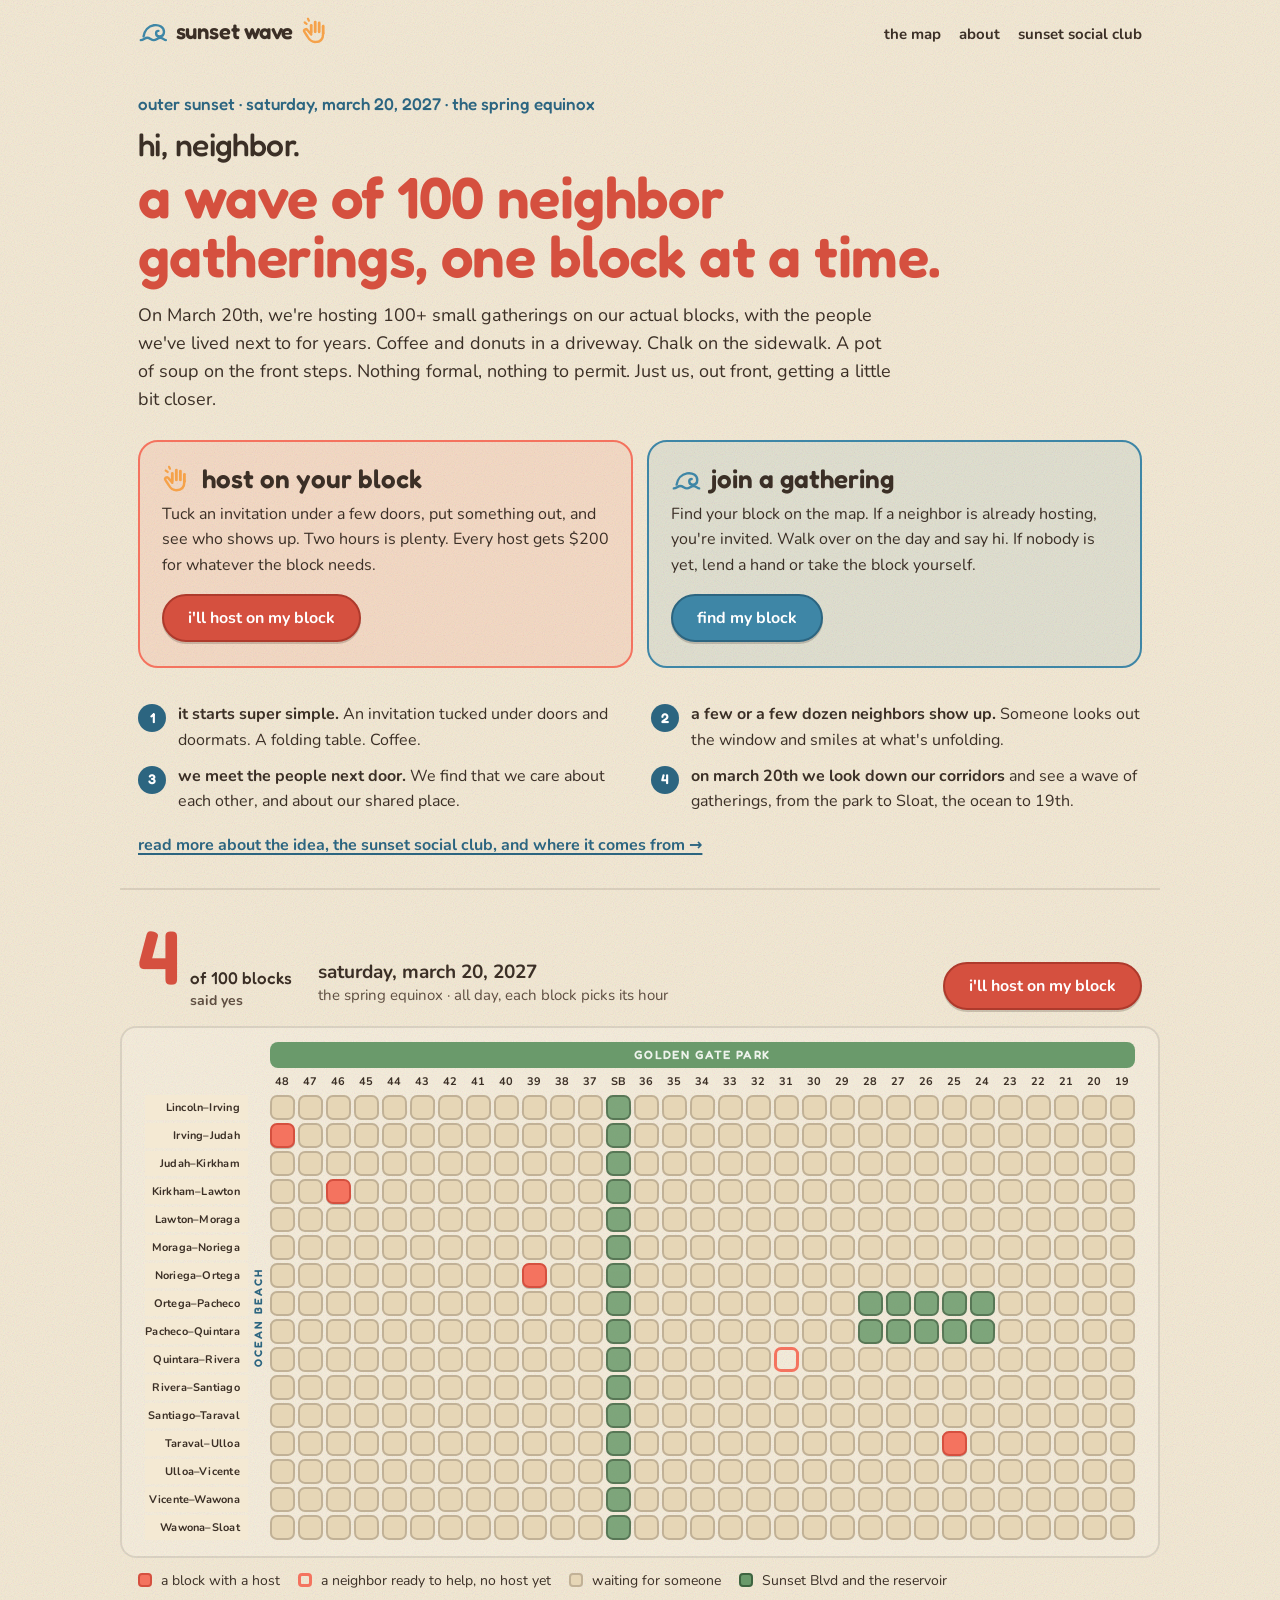
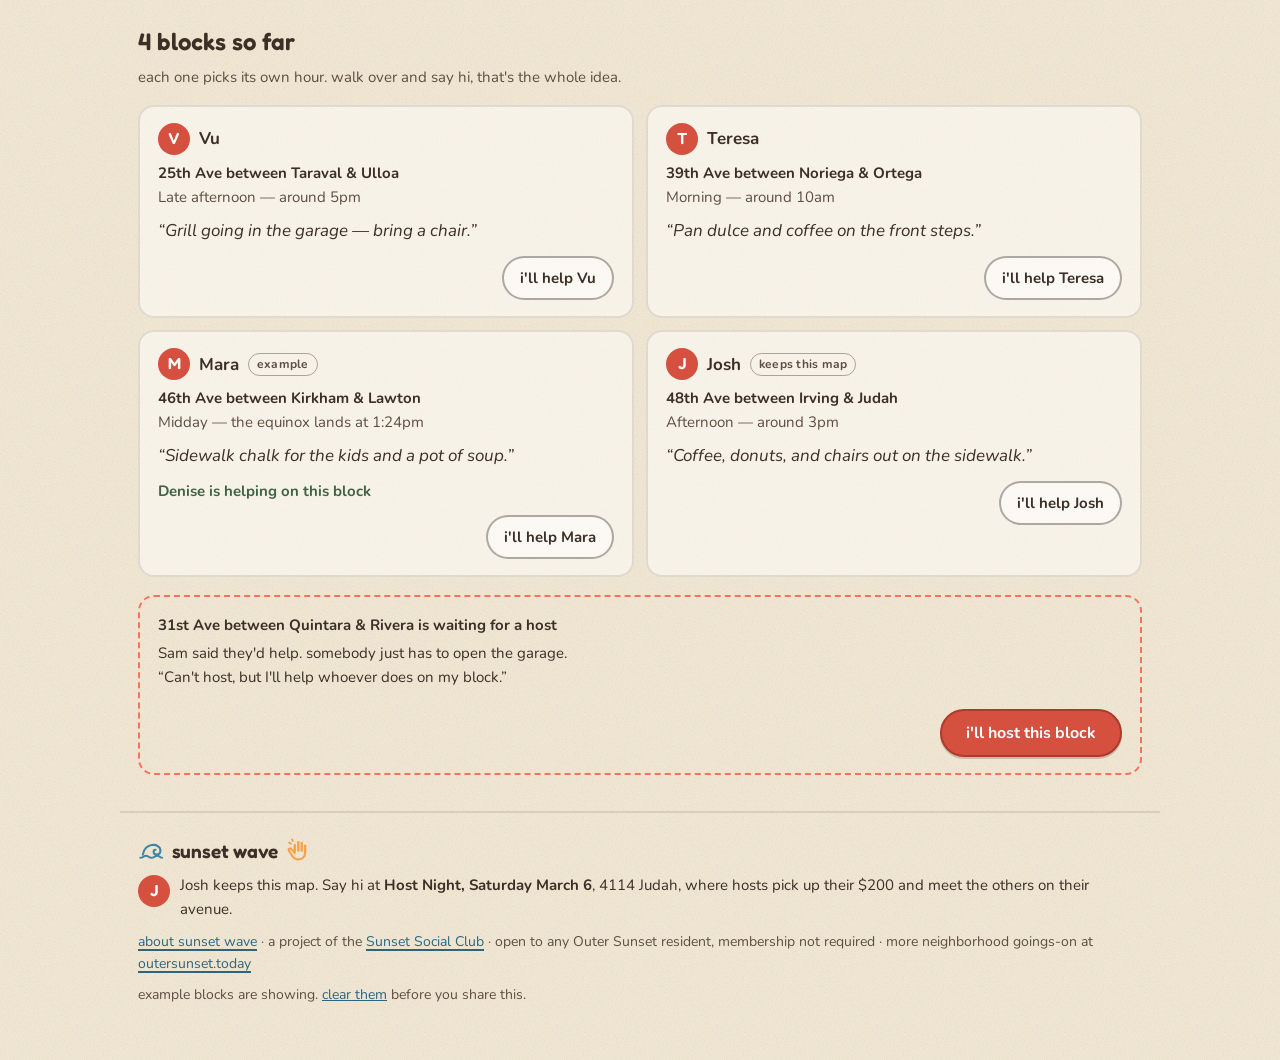
<file: index.html>
<!DOCTYPE html>
<html lang="en">
<head>
<meta charset="utf-8">
<script>
/* Hosts sometimes serve this page at a URL without a trailing slash (…/a-wave-of-100-gatherings).
   Relative asset paths then resolve one level up and 404. Redirect to the slash form. */
(function(){var p=location.pathname;if(location.protocol!=='file:'&&!/\/$/.test(p)&&!/\.[a-z0-9]+$/i.test(p)){location.replace(p+'/'+location.search+location.hash);}})();
</script>
<meta name="viewport" content="width=device-width, initial-scale=1">
<title>sunset wave — 100 neighbor gatherings, Outer Sunset, March 20, 2027</title>
<meta name="description" content="A wave of 100+ neighbor gatherings across the Outer Sunset on the spring equinox, Saturday March 20, 2027. Host one on your block, or join one near you.">
<link rel="icon" href="data:image/svg+xml,%3Csvg xmlns='http://www.w3.org/2000/svg' viewBox='0 0 32 32'%3E%3Crect width='32' height='32' rx='8' fill='%23F4E9D3'/%3E%3Cg fill='none' stroke='%233E86A6' stroke-width='2.8' stroke-linecap='round' stroke-linejoin='round'%3E%3Cpath d='M6 22c1-6 5-11 11-12 6-1 11 2 11 7 0 3-2 5-5 5-2 0-3.5-1.5-3.5-3.5 0-1.5 1-2.5 2.5-2.5'/%3E%3Cpath d='M3 26c3 0 4-2.5 7-2.5s4 2.5 7 2.5 4-2.5 7-2.5 4 2.5 6 2.5'/%3E%3C/g%3E%3C/svg%3E">
<link rel="preconnect" href="https://fonts.googleapis.com">
<link rel="preconnect" href="https://fonts.gstatic.com" crossorigin>
<link href="https://fonts.googleapis.com/css2?family=Fredoka:wght@400;500;600&family=Nunito:ital,wght@0,400;0,600;0,700;1,400&display=swap" rel="stylesheet">
<link rel="stylesheet" href="./styles.css">
</head>
<body>
<svg width="0" height="0" style="position:absolute" aria-hidden="true" focusable="false">
  <symbol id="i-ocean" viewBox="0 0 32 32" fill="none" stroke="currentColor" stroke-width="2.6" stroke-linecap="round" stroke-linejoin="round">
    <path d="M6 22c1-6 5-11 11-12 6-1 11 2 11 7 0 3-2 5-5 5-2 0-3.5-1.5-3.5-3.5 0-1.5 1-2.5 2.5-2.5"/>
    <path d="M3 26c3 0 4-2.5 7-2.5s4 2.5 7 2.5 4-2.5 7-2.5 4 2.5 6 2.5"/>
  </symbol>
  <symbol id="i-hand" viewBox="0 0 32 32" fill="none" stroke="currentColor" stroke-linecap="round" stroke-linejoin="round">
    <g stroke-width="3">
      <path d="M11 18V10"/>
      <path d="M15.3 17V6.5"/>
      <path d="M19.6 17V7.5"/>
      <path d="M23.9 18.5V11"/>
    </g>
    <path stroke-width="2.6" d="M23.9 18.5c0 6-3.2 9.5-8.5 9.5-4 0-6.3-2-8.3-5.6L3.7 17.2a1.9 1.9 0 0 1 3.2-2.1L11 20"/>
    <path stroke-width="2.4" d="M6 8.5 4 7M8.5 5 7.5 3"/>
  </symbol>
</svg>

<nav class="topnav" aria-label="site">
  <a class="brand" href="./index.html"><span class="wordmark"><svg class="ico ico-ocean" aria-hidden="true"><use href="#i-ocean"/></svg>sunset wave<svg class="ico ico-hand" aria-hidden="true"><use href="#i-hand"/></svg></span></a>
  <div class="links">
    <a href="#map">the map</a>
    <a href="./about.html">about</a>
    <a href="https://sunsetsocialclub.org">sunset social club</a>
  </div>
</nav>

<section class="welcome">
  <p class="kicker">outer sunset · saturday, march 20, 2027 · the spring equinox</p>
  <h1><span class="hi">hi, neighbor.</span>a wave of 100 neighbor gatherings, one block at a time.</h1>
  <p class="lede">On March 20th, we're hosting 100+ small gatherings on our actual blocks, with the people we've lived next to for years. Coffee and donuts in a driveway. Chalk on the sidewalk. A pot of soup on the front steps. Nothing formal, nothing to permit. Just us, out front, getting a little bit closer.</p>
  <div class="invites">
    <div class="invite invite-host">
      <h2><svg class="ico" aria-hidden="true"><use href="#i-hand"/></svg>host on your block</h2>
      <p>Tuck an invitation under a few doors, put something out, and see who shows up. Two hours is plenty. Every host gets $200 for whatever the block needs.</p>
      <button class="btn btn-coral" id="cta-host-hero">i'll host on my block</button>
    </div>
    <div class="invite invite-join">
      <h2><svg class="ico" aria-hidden="true"><use href="#i-ocean"/></svg>join a gathering</h2>
      <p>Find your block on the map. If a neighbor is already hosting, you're invited. Walk over on the day and say hi. If nobody is yet, lend a hand or take the block yourself.</p>
      <a class="btn btn-ocean" href="#map">find my block</a>
    </div>
  </div>
</section>

<section class="how" aria-label="How it works">
  <ol>
    <li><strong>it starts super simple.</strong> An invitation tucked under doors and doormats. A folding table. Coffee.</li>
    <li><strong>a few or a few dozen neighbors show up.</strong> Someone looks out the window and smiles at what's unfolding.</li>
    <li><strong>we meet the people next door.</strong> We find that we care about each other, and about our shared place.</li>
    <li><strong>on march 20th we look down our corridors</strong> and see a wave of gatherings, from the park to Sloat, the ocean to 19th.</li>
  </ol>
  <p class="more"><a href="./about.html">read more about the idea, the sunset social club, and where it comes from &rarr;</a></p>
</section>

<header class="masthead" id="map">
  <div class="tally">
    <span class="count" id="count">0</span>
    <span class="of">of 100 blocks<br><em id="count-sub">said yes</em></span>
  </div>
  <div class="when">
    <strong>saturday, march 20, 2027</strong>
    <span>the spring equinox · all day, each block picks its hour</span>
  </div>
  <button class="btn btn-coral" id="cta-host">i'll host on my block</button>
</header>

<main>
  <p class="scrollhint">swipe the map sideways to see every avenue. tap a block to host it or say hi.</p>
  <div class="mapwrap">
    <div class="grid" id="grid" role="group" aria-label="Map of Outer Sunset blocks. Columns are avenues from 48th by the ocean to 19th. Rows are the stretch between two cross streets, Lincoln at the top to Sloat at the bottom."></div>
  </div>
  <p class="legend">
    <span><span class="key key-host"></span> a block with a host</span>
    <span><span class="key key-open"></span> a neighbor ready to help, no host yet</span>
    <span><span class="key key-empty"></span> waiting for someone</span>
    <span><span class="key key-ground"></span> Sunset Blvd and the reservoir</span>
  </p>

  <section class="roster" id="roster" aria-label="Blocks that said yes"></section>
</main>

<footer class="foot">
  <span class="wordmark"><svg class="ico ico-ocean" aria-hidden="true"><use href="#i-ocean"/></svg>sunset wave<svg class="ico ico-hand" aria-hidden="true"><use href="#i-hand"/></svg></span>
  <p class="steward"><span class="dot">J</span><span>Josh keeps this map. Say hi at <strong>Host Night, Saturday March 6</strong>, 4114 Judah, where hosts pick up their $200 and meet the others on their avenue.</span></p>
  <p class="fine"><a href="./about.html">about sunset wave</a> · a project of the <a href="https://sunsetsocialclub.org">Sunset Social Club</a> · open to any Outer Sunset resident, membership not required · more neighborhood goings-on at <a href="https://outersunset.today">outersunset.today</a></p>
  <p class="fine muted">example blocks are showing. <button class="linkbtn" id="reset">clear them</button> before you share this.</p>
</footer>

<div class="stickybar">
  <a class="btn btn-ocean" href="#map">find my block</a>
  <button class="btn btn-coral" id="cta-host-sticky">I'll host</button>
</div>

<dialog id="claim" class="sheet">
  <form method="dialog" id="claim-form" novalidate>
    <div id="form-body">
      <h2 id="claim-title">i'll host on my block</h2>
      <div class="modes" role="tablist">
        <button type="button" class="mode on" data-mode="host" role="tab">i'll host</button>
        <button type="button" class="mode" data-mode="helper" role="tab">i'll help on a block</button>
      </div>
      <p class="hint" id="mode-hint">Your driveway, front steps, or a corner of the park. Two hours is plenty.</p>

      <label for="f-name">first name</label>
      <input id="f-name" name="name" autocomplete="given-name" required>

      <label for="f-contact">phone or email</label>
      <input id="f-contact" name="contact" autocomplete="tel" required>
      <p class="hint">Goes to the club so a captain can reach you. Never shown on the map.</p>

      <div class="two">
        <div>
          <label for="f-ave">avenue</label>
          <select id="f-ave" name="ave"></select>
        </div>
        <div>
          <label for="f-row">between</label>
          <select id="f-row" name="row"></select>
        </div>
      </div>

      <div id="hour-wrap">
        <label for="f-hour">roughly when</label>
        <select id="f-hour" name="hour"></select>
      </div>

      <label for="f-note">what you're thinking <span class="opt">(optional)</span></label>
      <input id="f-note" name="note" placeholder="Coffee and donuts in the driveway">

      <p class="err" id="err" hidden></p>
      <div class="actions">
        <button type="button" class="btn btn-ghost" data-close>never mind</button>
        <button type="submit" class="btn btn-coral" id="submit">count my block in</button>
      </div>
    </div>
  </form>
  <div id="done-body" hidden></div>
</dialog>

<dialog id="block" class="sheet"><div id="block-body"></div></dialog>

<script src="./blocks.js"></script>
<script src="./seed.js"></script>
<script src="./app.js"></script>
</body>
</html>
</file>
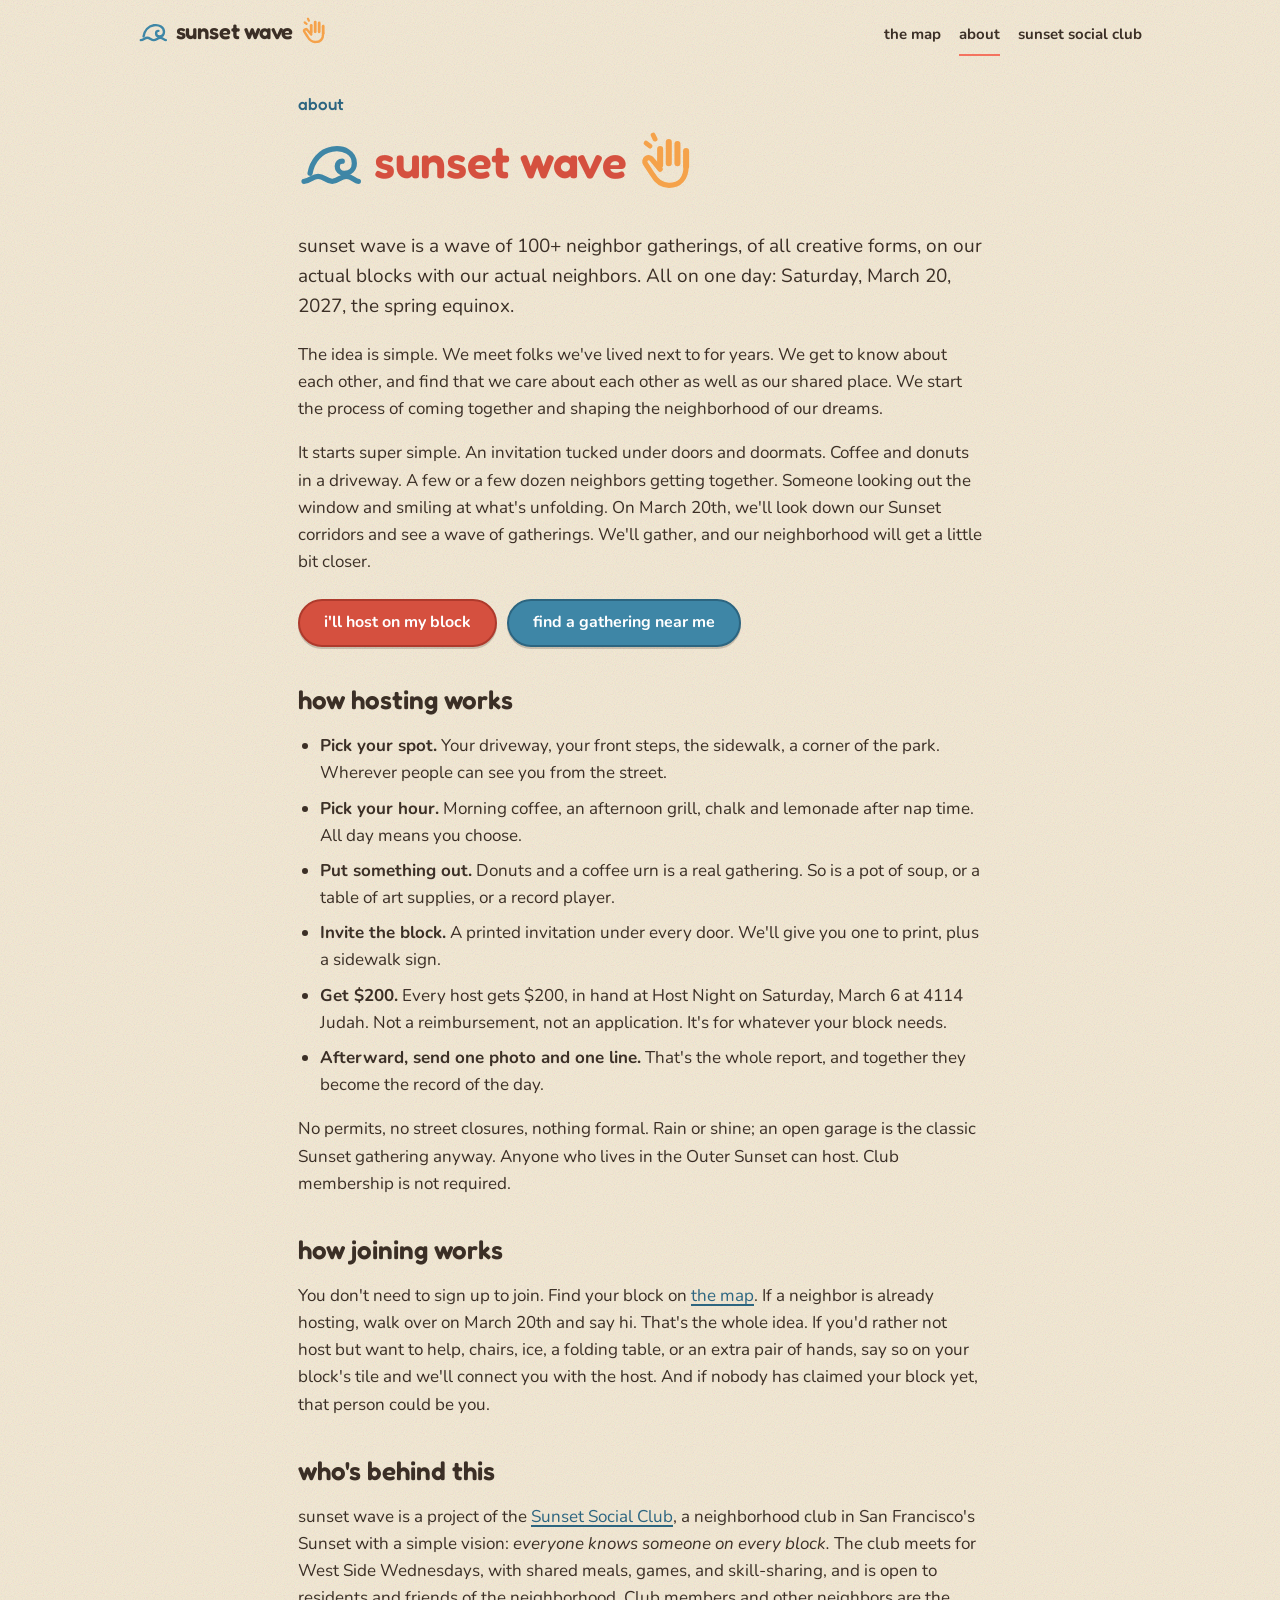
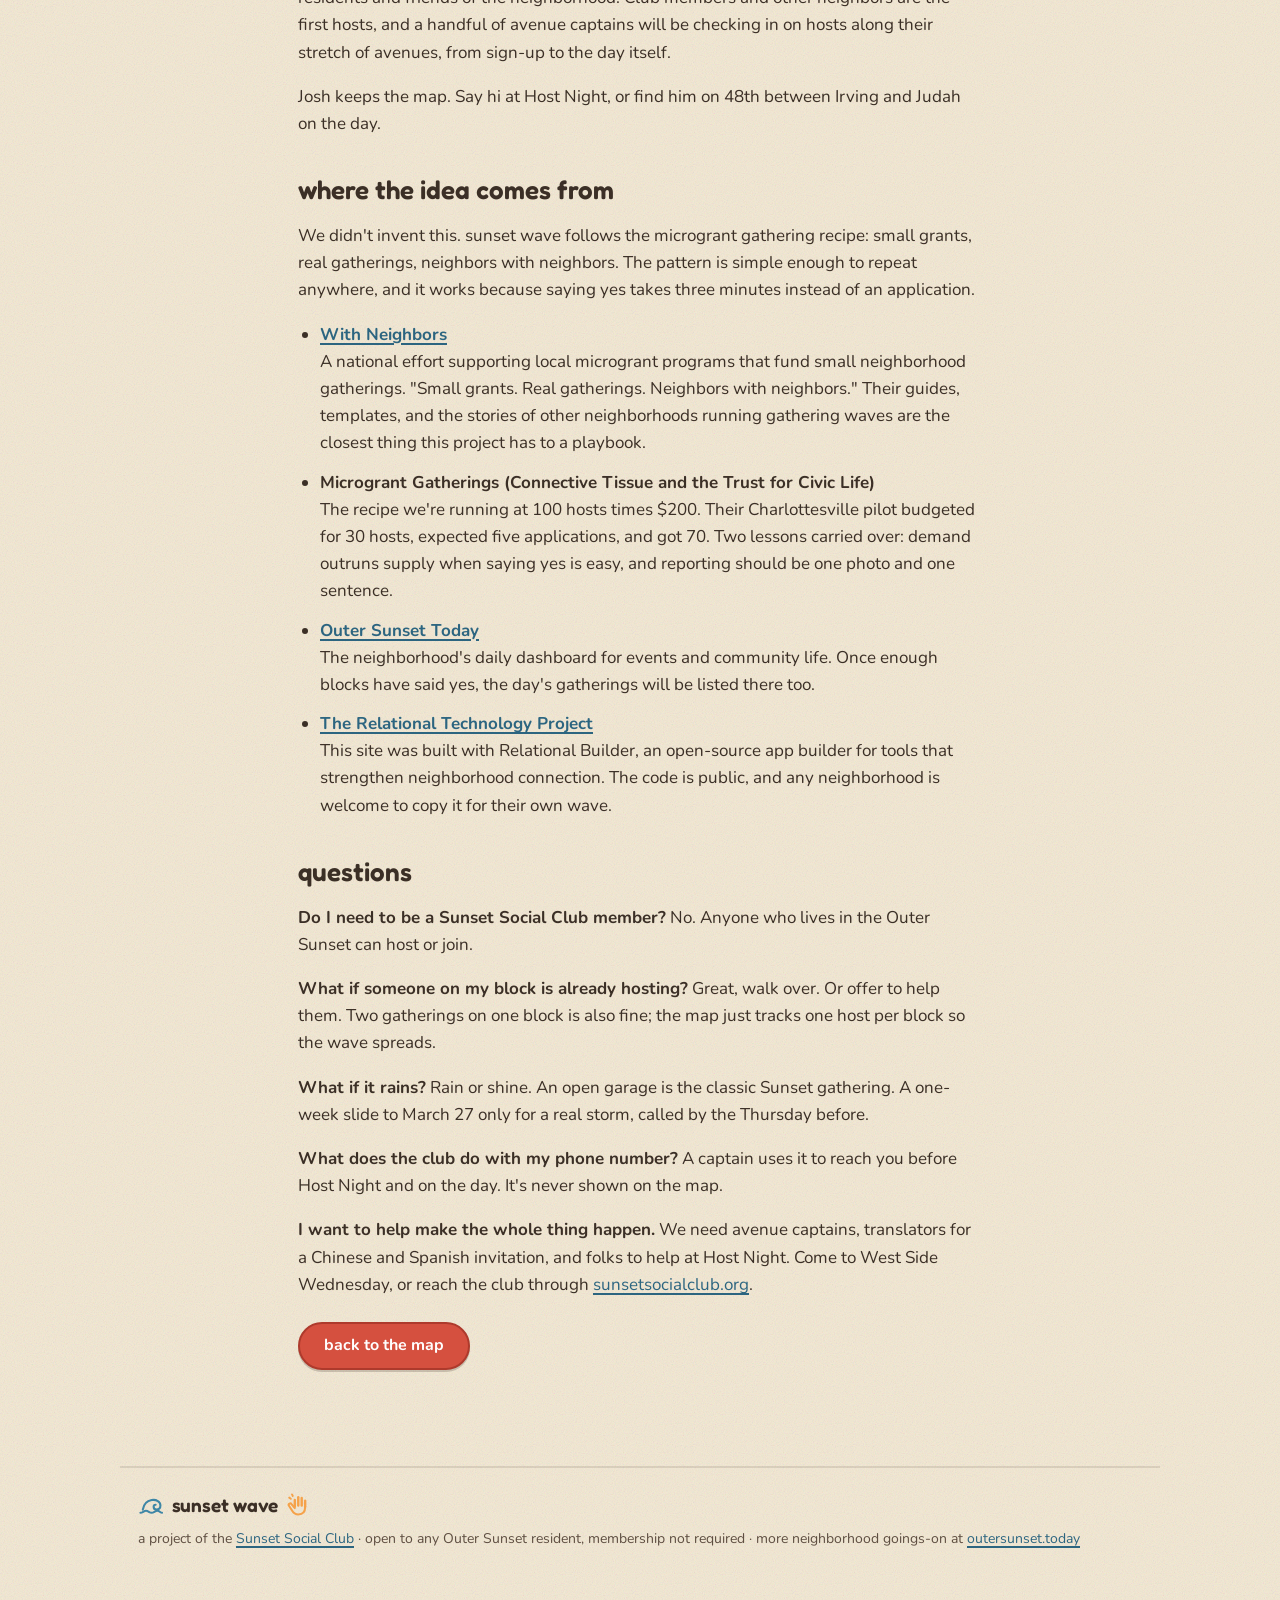
<file: about.html>
<!DOCTYPE html>
<html lang="en">
<head>
<meta charset="utf-8">
<script>
/* Hosts sometimes serve this page at a URL without a trailing slash (…/a-wave-of-100-gatherings).
   Relative asset paths then resolve one level up and 404. Redirect to the slash form. */
(function(){var p=location.pathname;if(location.protocol!=='file:'&&!/\/$/.test(p)&&!/\.[a-z0-9]+$/i.test(p)){location.replace(p+'/'+location.search+location.hash);}})();
</script>
<meta name="viewport" content="width=device-width, initial-scale=1">
<title>about sunset wave — 100 neighbor gatherings in the Outer Sunset</title>
<meta name="description" content="What sunset wave is, who the Sunset Social Club is, and where the idea of a wave of neighbor gatherings comes from.">
<link rel="icon" href="data:image/svg+xml,%3Csvg xmlns='http://www.w3.org/2000/svg' viewBox='0 0 32 32'%3E%3Crect width='32' height='32' rx='8' fill='%23F4E9D3'/%3E%3Cg fill='none' stroke='%233E86A6' stroke-width='2.8' stroke-linecap='round' stroke-linejoin='round'%3E%3Cpath d='M6 22c1-6 5-11 11-12 6-1 11 2 11 7 0 3-2 5-5 5-2 0-3.5-1.5-3.5-3.5 0-1.5 1-2.5 2.5-2.5'/%3E%3Cpath d='M3 26c3 0 4-2.5 7-2.5s4 2.5 7 2.5 4-2.5 7-2.5 4 2.5 6 2.5'/%3E%3C/g%3E%3C/svg%3E">
<link rel="preconnect" href="https://fonts.googleapis.com">
<link rel="preconnect" href="https://fonts.gstatic.com" crossorigin>
<link href="https://fonts.googleapis.com/css2?family=Fredoka:wght@400;500;600&family=Nunito:ital,wght@0,400;0,600;0,700;1,400&display=swap" rel="stylesheet">
<link rel="stylesheet" href="./styles.css">
</head>
<body>

<svg width="0" height="0" style="position:absolute" aria-hidden="true" focusable="false">
  <symbol id="i-ocean" viewBox="0 0 32 32" fill="none" stroke="currentColor" stroke-width="2.6" stroke-linecap="round" stroke-linejoin="round">
    <path d="M6 22c1-6 5-11 11-12 6-1 11 2 11 7 0 3-2 5-5 5-2 0-3.5-1.5-3.5-3.5 0-1.5 1-2.5 2.5-2.5"/>
    <path d="M3 26c3 0 4-2.5 7-2.5s4 2.5 7 2.5 4-2.5 7-2.5 4 2.5 6 2.5"/>
  </symbol>
  <symbol id="i-hand" viewBox="0 0 32 32" fill="none" stroke="currentColor" stroke-linecap="round" stroke-linejoin="round">
    <g stroke-width="3">
      <path d="M11 18V10"/>
      <path d="M15.3 17V6.5"/>
      <path d="M19.6 17V7.5"/>
      <path d="M23.9 18.5V11"/>
    </g>
    <path stroke-width="2.6" d="M23.9 18.5c0 6-3.2 9.5-8.5 9.5-4 0-6.3-2-8.3-5.6L3.7 17.2a1.9 1.9 0 0 1 3.2-2.1L11 20"/>
    <path stroke-width="2.4" d="M6 8.5 4 7M8.5 5 7.5 3"/>
  </symbol>
</svg>

<nav class="topnav" aria-label="site">
  <a class="brand" href="./index.html"><span class="wordmark"><svg class="ico ico-ocean" aria-hidden="true"><use href="#i-ocean"/></svg>sunset wave<svg class="ico ico-hand" aria-hidden="true"><use href="#i-hand"/></svg></span></a>
  <div class="links">
    <a href="./index.html#map">the map</a>
    <a href="./about.html" aria-current="page">about</a>
    <a href="https://sunsetsocialclub.org">sunset social club</a>
  </div>
</nav>

<main class="page">
  <p class="kicker">about</p>
  <h1 class="wordmark big"><svg class="ico ico-ocean" aria-hidden="true"><use href="#i-ocean"/></svg>sunset wave<svg class="ico ico-hand" aria-hidden="true"><use href="#i-hand"/></svg></h1>

  <p class="lede">sunset wave is a wave of 100+ neighbor gatherings, of all creative forms, on our actual blocks with our actual neighbors. All on one day: Saturday, March 20, 2027, the spring equinox.</p>

  <p>The idea is simple. We meet folks we've lived next to for years. We get to know about each other, and find that we care about each other as well as our shared place. We start the process of coming together and shaping the neighborhood of our dreams.</p>

  <p>It starts super simple. An invitation tucked under doors and doormats. Coffee and donuts in a driveway. A few or a few dozen neighbors getting together. Someone looking out the window and smiling at what's unfolding. On March 20th, we'll look down our Sunset corridors and see a wave of gatherings. We'll gather, and our neighborhood will get a little bit closer.</p>

  <div class="ctas">
    <a class="btn btn-coral" href="./index.html#map">i'll host on my block</a>
    <a class="btn btn-ocean" href="./index.html#map">find a gathering near me</a>
  </div>

  <h2>how hosting works</h2>
  <ul>
    <li><strong>Pick your spot.</strong> Your driveway, your front steps, the sidewalk, a corner of the park. Wherever people can see you from the street.</li>
    <li><strong>Pick your hour.</strong> Morning coffee, an afternoon grill, chalk and lemonade after nap time. All day means you choose.</li>
    <li><strong>Put something out.</strong> Donuts and a coffee urn is a real gathering. So is a pot of soup, or a table of art supplies, or a record player.</li>
    <li><strong>Invite the block.</strong> A printed invitation under every door. We'll give you one to print, plus a sidewalk sign.</li>
    <li><strong>Get $200.</strong> Every host gets $200, in hand at Host Night on Saturday, March 6 at 4114 Judah. Not a reimbursement, not an application. It's for whatever your block needs.</li>
    <li><strong>Afterward, send one photo and one line.</strong> That's the whole report, and together they become the record of the day.</li>
  </ul>
  <p>No permits, no street closures, nothing formal. Rain or shine; an open garage is the classic Sunset gathering anyway. Anyone who lives in the Outer Sunset can host. Club membership is not required.</p>

  <h2>how joining works</h2>
  <p>You don't need to sign up to join. Find your block on <a href="./index.html#map">the map</a>. If a neighbor is already hosting, walk over on March 20th and say hi. That's the whole idea. If you'd rather not host but want to help, chairs, ice, a folding table, or an extra pair of hands, say so on your block's tile and we'll connect you with the host. And if nobody has claimed your block yet, that person could be you.</p>

  <h2>who's behind this</h2>
  <p>sunset wave is a project of the <a href="https://sunsetsocialclub.org">Sunset Social Club</a>, a neighborhood club in San Francisco's Sunset with a simple vision: <em>everyone knows someone on every block.</em> The club meets for West Side Wednesdays, with shared meals, games, and skill-sharing, and is open to residents and friends of the neighborhood. Club members and other neighbors are the first hosts, and a handful of avenue captains will be checking in on hosts along their stretch of avenues, from sign-up to the day itself.</p>
  <p>Josh keeps the map. Say hi at Host Night, or find him on 48th between Irving and Judah on the day.</p>

  <h2>where the idea comes from</h2>
  <p>We didn't invent this. sunset wave follows the microgrant gathering recipe: small grants, real gatherings, neighbors with neighbors. The pattern is simple enough to repeat anywhere, and it works because saying yes takes three minutes instead of an application.</p>
  <ul class="refs">
    <li>
      <strong><a href="https://withneighbors.org">With Neighbors</a></strong>
      A national effort supporting local microgrant programs that fund small neighborhood gatherings. "Small grants. Real gatherings. Neighbors with neighbors." Their guides, templates, and the stories of other neighborhoods running gathering waves are the closest thing this project has to a playbook.
    </li>
    <li>
      <strong>Microgrant Gatherings (Connective Tissue and the Trust for Civic Life)</strong>
      The recipe we're running at 100 hosts times $200. Their Charlottesville pilot budgeted for 30 hosts, expected five applications, and got 70. Two lessons carried over: demand outruns supply when saying yes is easy, and reporting should be one photo and one sentence.
    </li>
    <li>
      <strong><a href="https://outersunset.today">Outer Sunset Today</a></strong>
      The neighborhood's daily dashboard for events and community life. Once enough blocks have said yes, the day's gatherings will be listed there too.
    </li>
    <li>
      <strong><a href="https://updates.relationaltechproject.org">The Relational Technology Project</a></strong>
      This site was built with Relational Builder, an open-source app builder for tools that strengthen neighborhood connection. The code is public, and any neighborhood is welcome to copy it for their own wave.
    </li>
  </ul>

  <h2>questions</h2>
  <p><strong>Do I need to be a Sunset Social Club member?</strong> No. Anyone who lives in the Outer Sunset can host or join.</p>
  <p><strong>What if someone on my block is already hosting?</strong> Great, walk over. Or offer to help them. Two gatherings on one block is also fine; the map just tracks one host per block so the wave spreads.</p>
  <p><strong>What if it rains?</strong> Rain or shine. An open garage is the classic Sunset gathering. A one-week slide to March 27 only for a real storm, called by the Thursday before.</p>
  <p><strong>What does the club do with my phone number?</strong> A captain uses it to reach you before Host Night and on the day. It's never shown on the map.</p>
  <p><strong>I want to help make the whole thing happen.</strong> We need avenue captains, translators for a Chinese and Spanish invitation, and folks to help at Host Night. Come to West Side Wednesday, or reach the club through <a href="https://sunsetsocialclub.org">sunsetsocialclub.org</a>.</p>

  <div class="ctas">
    <a class="btn btn-coral" href="./index.html#map">back to the map</a>
  </div>
</main>

<footer class="foot">
  <span class="wordmark"><svg class="ico ico-ocean" aria-hidden="true"><use href="#i-ocean"/></svg>sunset wave<svg class="ico ico-hand" aria-hidden="true"><use href="#i-hand"/></svg></span>
  <p class="fine">a project of the <a href="https://sunsetsocialclub.org">Sunset Social Club</a> · open to any Outer Sunset resident, membership not required · more neighborhood goings-on at <a href="https://outersunset.today">outersunset.today</a></p>
</footer>

</body>
</html>
</file>
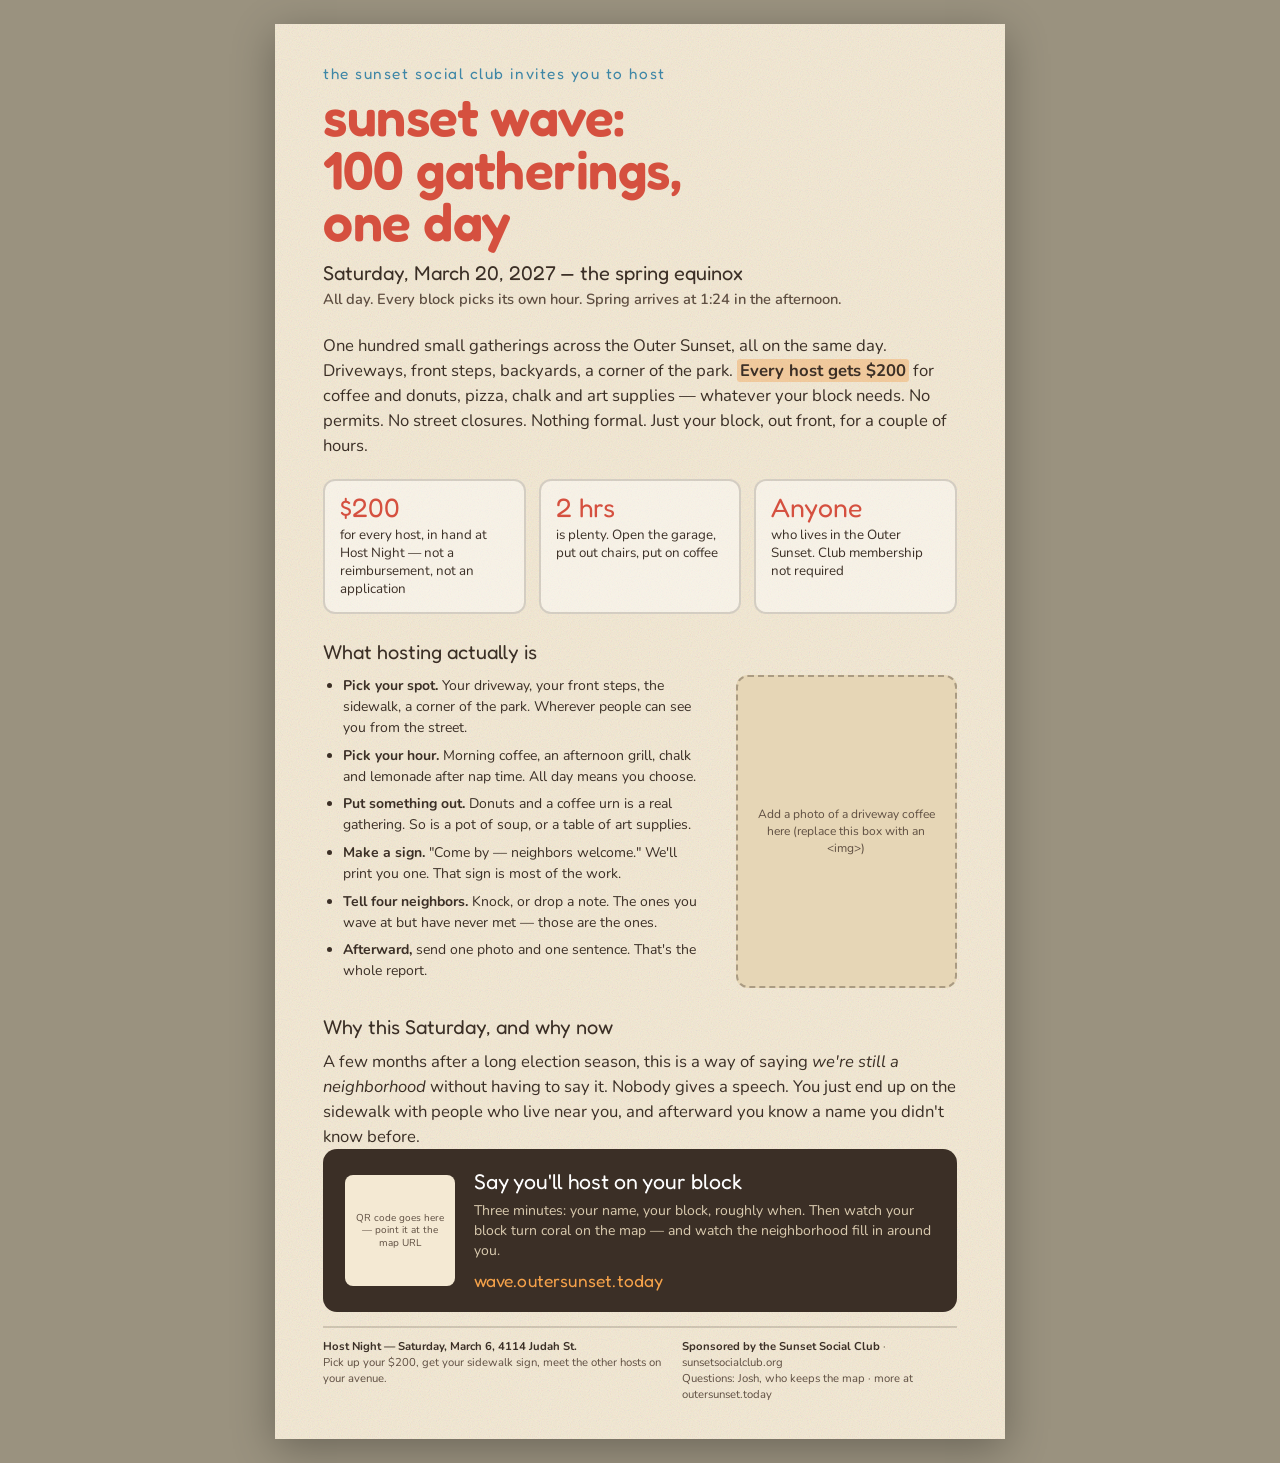
<file: materials/host-invitation.html>
<!DOCTYPE html>
<html lang="en">
<head>
<meta charset="utf-8">
<title>host invitation — sunset wave</title>
<link rel="preconnect" href="https://fonts.googleapis.com">
<link rel="preconnect" href="https://fonts.gstatic.com" crossorigin>
<link href="https://fonts.googleapis.com/css2?family=Fredoka:wght@500;600&family=Nunito:ital,wght@0,400;0,600;0,700;1,400&display=swap" rel="stylesheet">
<style>
  @page { size: letter; margin: 0.45in; }
  :root{
    --sand:#F4E9D3; --sand-deep:#E6D6B6; --ink:#3B2F26; --ink-soft:#5E4E41;
    --coral:#F4735F; --coral-deep:#D5503F; --orange:#F5A24A; --green:#6A9A6B; --ocean:#3E86A6;
  }
  *{box-sizing:border-box}
  html,body{margin:0;padding:0}
  body{
    font-family:"Nunito",system-ui,sans-serif;color:var(--ink);
    background:#8d8madd;background:#9a927f;
    -webkit-print-color-adjust:exact;print-color-adjust:exact;
    display:flex;justify-content:center;padding:24px 12px;
  }
  .sheet{
    width:7.6in;min-height:10.1in;background:var(--sand);
    background-image:url("data:image/svg+xml,%3Csvg xmlns='http://www.w3.org/2000/svg' width='160' height='160'%3E%3Cfilter id='n'%3E%3CfeTurbulence type='fractalNoise' baseFrequency='0.9' numOctaves='4'/%3E%3C/filter%3E%3Crect width='160' height='160' filter='url(%23n)' opacity='.2'/%3E%3C/svg%3E");
    padding:0.42in 0.5in 0.38in;display:flex;flex-direction:column;
    box-shadow:0 10px 40px rgba(0,0,0,.3);
  }
  .kicker{
    font-family:"Fredoka","Nunito",sans-serif;font-size:11.5pt;letter-spacing:.1em;
    color:var(--ocean);margin:0 0 6pt;
  }
  h1{
    font-family:"Fredoka","Nunito",sans-serif;font-weight:400;color:var(--coral-deep);
    font-size:40pt;line-height:.98;font-weight:600;margin:0 0 10pt;letter-spacing:-.01em;
    
  }
  .when{
    font-family:"Fredoka","Nunito",sans-serif;font-size:15pt;line-height:1.25;margin:0 0 4pt;
  }
  .when small{display:block;font-family:"Nunito",sans-serif;font-weight:600;font-size:11pt;color:var(--ink-soft);margin-top:3pt}
  .lede{font-size:12.5pt;line-height:1.5;margin:14pt 0 0;max-width:46em}
  .lede strong{background:rgba(240,149,58,.35);padding:0 3px;border-radius:3px}

  .band{
    display:flex;gap:10pt;margin:16pt 0 0;
  }
  .fact{
    flex:1;background:rgba(255,255,255,.45);border:2.5px solid rgba(58,46,36,.18);
    border-radius:12px;padding:10pt 11pt;break-inside:avoid;
  }
  .fact b{
    display:block;font-family:"Fredoka","Nunito",sans-serif;font-weight:400;
    font-size:20pt;color:var(--coral-deep);line-height:1;margin-bottom:4pt;
  }
  .fact span{font-size:10pt;line-height:1.35;display:block}

  h2{
    font-family:"Fredoka","Nunito",sans-serif;font-weight:400;font-size:15pt;
    margin:20pt 0 8pt;
  }
  .cols{display:flex;gap:20pt;break-inside:avoid}
  ul{margin:0;padding-left:15pt}
  li{font-size:10.5pt;line-height:1.5;margin-bottom:5pt}
  li b{font-weight:700}
  .photo{
    flex:0 0 2.3in;background:var(--sand-deep);border:2.5px dashed rgba(58,46,36,.35);
    border-radius:12px;min-height:1.85in;display:flex;align-items:center;justify-content:center;
    text-align:center;font-size:9pt;color:var(--ink-soft);padding:10pt;line-height:1.4;
  }
  .photo img{width:100%;height:100%;object-fit:cover;border-radius:9px;display:block}

  .say{
    margin-top:auto;display:flex;gap:14pt;align-items:center;
    background:var(--ink);color:var(--sand);border-radius:14px;padding:14pt 16pt;break-inside:avoid;
  }
  .say .qr{
    flex:none;width:1.15in;height:1.15in;background:var(--sand);border-radius:8px;
    display:flex;align-items:center;justify-content:center;text-align:center;
    font-size:7.5pt;color:var(--ink-soft);padding:6pt;line-height:1.25;
  }
  .say h3{
    font-family:"Fredoka","Nunito",sans-serif;font-weight:400;font-size:16pt;
    margin:0 0 5pt;color:#fff;
  }
  .say p{margin:0;font-size:10.5pt;line-height:1.45;color:rgba(232,217,188,.92)}
  .say .url{
    font-family:"Fredoka","Nunito",sans-serif;font-size:13pt;color:var(--orange);
    display:block;margin-top:5pt;letter-spacing:.01em;
  }
  .foot{
    margin-top:11pt;display:flex;justify-content:space-between;gap:12pt;
    font-size:8.5pt;color:var(--ink-soft);line-height:1.4;border-top:2px solid rgba(58,46,36,.18);padding-top:8pt;
  }
  .foot b{color:var(--ink)}
  @media print{
    body{background:none;padding:0;display:block}
    .sheet{box-shadow:none;width:auto;min-height:auto;padding:0}
  }
</style>
</head>
<body>
<div class="sheet">

  <p class="kicker">the sunset social club invites you to host</p>
  <h1>sunset wave:<br>100 gatherings,<br>one day</h1>
  <p class="when">Saturday, March 20, 2027 — the spring equinox
    <small>All day. Every block picks its own hour. Spring arrives at 1:24 in the afternoon.</small>
  </p>

  <p class="lede">One hundred small gatherings across the Outer Sunset, all on the same day.
    Driveways, front steps, backyards, a corner of the park. <strong>Every host gets $200</strong>
    for coffee and donuts, pizza, chalk and art supplies — whatever your block needs.
    No permits. No street closures. Nothing formal. Just your block, out front, for a couple of hours.</p>

  <div class="band">
    <div class="fact"><b>$200</b><span>for every host, in hand at Host Night — not a reimbursement, not an application</span></div>
    <div class="fact"><b>2 hrs</b><span>is plenty. Open the garage, put out chairs, put on coffee</span></div>
    <div class="fact"><b>Anyone</b><span>who lives in the Outer Sunset. Club membership not required</span></div>
  </div>

  <h2>What hosting actually is</h2>
  <div class="cols">
    <ul>
      <li><b>Pick your spot.</b> Your driveway, your front steps, the sidewalk, a corner of the park. Wherever people can see you from the street.</li>
      <li><b>Pick your hour.</b> Morning coffee, an afternoon grill, chalk and lemonade after nap time. All day means you choose.</li>
      <li><b>Put something out.</b> Donuts and a coffee urn is a real gathering. So is a pot of soup, or a table of art supplies.</li>
      <li><b>Make a sign.</b> "Come by — neighbors welcome." We'll print you one. That sign is most of the work.</li>
      <li><b>Tell four neighbors.</b> Knock, or drop a note. The ones you wave at but have never met — those are the ones.</li>
      <li><b>Afterward,</b> send one photo and one sentence. That's the whole report.</li>
    </ul>
    <div class="photo">
      Add a photo of a driveway coffee here (replace this box with an &lt;img&gt;)
    </div>
  </div>

  <h2>Why this Saturday, and why now</h2>
  <p class="lede" style="margin-top:0">A few months after a long election season, this is a way of saying
    <em>we're still a neighborhood</em> without having to say it. Nobody gives a speech.
    You just end up on the sidewalk with people who live near you, and afterward you know a name you didn't know before.</p>

  <div class="say">
    <div class="qr">QR code goes here — point it at the map URL</div>
    <div>
      <h3>Say you'll host on your block</h3>
      <p>Three minutes: your name, your block, roughly when. Then watch your block turn coral on the map — and watch the neighborhood fill in around you.
        <span class="url">wave.outersunset.today</span></p>
    </div>
  </div>

  <div class="foot">
    <div><b>Host Night — Saturday, March 6, 4114 Judah St.</b><br>
      Pick up your $200, get your sidewalk sign, meet the other hosts on your avenue.</div>
    <div><b>Sponsored by the Sunset Social Club</b> · sunsetsocialclub.org<br>
      Questions: Josh, who keeps the map · more at outersunset.today</div>
  </div>

</div>
</body>
</html>
</file>
<file: styles.css>
:root{
  /* sunset wave palette: warm sand, sunset coral, ocean blue, dune green */
  --sand:#F4E9D3;
  --sand-deep:#E6D6B6;
  --sand-dark:#CDB78F;
  --ink:#3B2F26;
  --ink-soft:#5E4E41;   /* 5.4:1 on sand */
  --coral:#F4735F;
  --coral-deep:#D5503F;
  --coral-ink:#AE3A2C;
  --orange:#F5A24A;
  --ocean:#3E86A6;
  --ocean-deep:#2C6580; /* 5.1:1 on sand */
  --ocean-soft:#CFE3EA;
  --green:#6A9A6B;
  --green-deep:#3E6440;
  --radius:16px;
  --pill:999px;
  --tile:26px;
  --font-display:"Fredoka",var(--font-body);
  --font-body:"Nunito",system-ui,sans-serif;
}
*{box-sizing:border-box}
html,body{margin:0}
body{
  font-family:var(--font-body);
  color:var(--ink);
  background-color:var(--sand);
  background-image:url("data:image/svg+xml,%3Csvg xmlns='http://www.w3.org/2000/svg' width='160' height='160'%3E%3Cfilter id='n'%3E%3CfeTurbulence type='fractalNoise' baseFrequency='0.9' numOctaves='4'/%3E%3C/filter%3E%3Crect width='160' height='160' filter='url(%23n)' opacity='.22'/%3E%3C/svg%3E");
  font-size:17px;line-height:1.6;
  -webkit-text-size-adjust:100%;
}
a{color:var(--ocean-deep);text-underline-offset:3px;text-decoration-thickness:1.5px}
a:hover{color:var(--coral-ink)}

/* masthead */
.masthead{
  max-width:1040px;margin:0 auto;padding:22px 18px 10px;
  display:flex;flex-wrap:wrap;align-items:flex-end;gap:16px 26px;
}
.tally{display:flex;align-items:baseline;gap:10px}
.count{
  font-family:var(--font-display);font-weight:600;color:var(--coral-deep);
  font-size:clamp(52px,11vw,76px);line-height:.85;
}
.of{font-family:var(--font-display);font-weight:500;font-size:17px;line-height:1.2}
.of em{font-style:normal;color:var(--ink-soft);font-family:var(--font-body);font-weight:700;font-size:14px}
.when{display:flex;flex-direction:column;line-height:1.35;padding-bottom:4px}
.when strong{font-size:19px}
.when span{color:var(--ink-soft);font-size:15px}
.masthead .btn{margin-left:auto}

/* buttons */
.btn{
  font-family:var(--font-body);font-weight:700;font-size:16px;
  min-height:48px;padding:0 24px;border-radius:var(--pill);
  border:2px solid var(--coral-ink);background:var(--coral-deep);color:#fff;
  cursor:pointer;box-shadow:0 2px 0 rgba(59,47,38,.22);transition:transform .08s,background .12s;
}
.btn:hover{background:var(--coral-ink)}
.btn:active{transform:translateY(2px);box-shadow:none}
.btn-ghost{background:rgba(255,255,255,.5);color:var(--ink);border-color:rgba(59,47,38,.4);box-shadow:none}
.btn-ghost:hover{background:#fff}
.btn-ocean{background:var(--ocean);border-color:var(--ocean-deep)}
.btn-ocean:hover{background:var(--ocean-deep)}
.btn:disabled{opacity:.55;cursor:default}
.linkbtn{background:none;border:0;padding:0;font:inherit;color:var(--ocean-deep);text-decoration:underline;cursor:pointer}

/* map */
.mapwrap{
  max-width:1040px;margin:6px auto 0;padding:14px 8px 16px;overflow-x:auto;
  background:rgba(255,255,255,.16);border-radius:16px;
  border:2px solid rgba(59,47,38,.13);
}
.grid{display:grid;gap:3px;width:max-content;margin:0 auto}
.avlabel,.rowlabel{font-size:11px;font-weight:700;color:var(--ink);letter-spacing:.02em}
.avlabel{text-align:center;padding-bottom:2px}
.rowlabel{
  position:sticky;left:0;z-index:2;padding-right:8px;text-align:right;white-space:nowrap;
  display:flex;align-items:center;justify-content:flex-end;
  background:var(--sand);
}
.parkband,.oceanstrip{
  background:var(--green);color:#EDF3EC;font-family:var(--font-display);font-weight:600;
  font-size:12px;letter-spacing:.12em;border-radius:8px;
}
.parkband{display:flex;align-items:center;justify-content:center;height:26px;margin-bottom:2px}
.oceanstrip{
  background:transparent;color:var(--ink-soft);writing-mode:vertical-rl;transform:rotate(180deg);
  display:flex;align-items:center;justify-content:center;letter-spacing:.18em;font-size:11px;color:var(--ocean-deep);
}
.tile{
  width:var(--tile);height:var(--tile);padding:0;cursor:pointer;
  background:var(--sand-deep);border:2px solid rgba(59,47,38,.22);
  border-radius:7px;transform:rotate(var(--r,0deg));
  transition:background .15s,transform .1s;
}
.tile:hover{background:#D2BC90;transform:rotate(var(--r,0deg)) scale(1.14);z-index:3;position:relative}
.tile:focus-visible{outline:3px solid var(--orange);outline-offset:2px}
.tile.host{background:var(--coral);border-color:var(--coral-deep);box-shadow:0 1px 0 rgba(59,47,38,.25)}
.tile.host:hover{background:#F5806F}
.tile.open{background:transparent;border-color:var(--coral);border-width:3px}
.tile.ground{cursor:default;background:var(--green);border-color:var(--green-deep);opacity:.85}
.tile.ground:hover{transform:rotate(var(--r,0deg))}
.legend{
  max-width:1040px;margin:12px auto 0;padding:0 18px;font-size:14px;color:var(--ink);
  display:flex;flex-wrap:wrap;gap:6px 18px;align-items:center;
}
.key{display:inline-block;width:14px;height:14px;border-radius:4px;vertical-align:-2px;margin-right:5px}
.key-host{background:var(--coral);border:2px solid var(--coral-deep)}
.key-open{background:transparent;border:3px solid var(--coral)}
.key-empty{background:var(--sand-deep);border:2px solid rgba(59,47,38,.22)}
.key-ground{background:var(--green);border:2px solid var(--green-deep)}

/* roster */
.roster{max-width:1040px;margin:30px auto 0;padding:0 18px}
.roster h2{font-family:var(--font-display);font-weight:600;font-size:24px;margin:0 0 4px}
.roster .sub{margin:0 0 16px;color:var(--ink-soft);font-size:15px}
.cards{display:grid;gap:12px;grid-template-columns:1fr}
.hostcard{
  background:rgba(255,255,255,.5);border:2px solid rgba(59,47,38,.12);
  border-radius:var(--radius);padding:16px 18px;
}
.hostcard h3{margin:0;font-size:17px;display:flex;align-items:center;gap:9px}
.dot{
  display:inline-flex;align-items:center;justify-content:center;
  width:32px;height:32px;border-radius:50%;background:var(--coral-deep);color:#fff;
  font-family:var(--font-display);font-weight:600;font-size:16px;flex:none;
}
.hostcard .where{font-weight:700;font-size:15px;margin:6px 0 0}
.hostcard .hour{color:var(--ink-soft);font-size:15px;margin:0}
.hostcard .note{margin:8px 0 0;font-style:italic}
.hostcard .helpers{margin:10px 0 0;font-size:15px;color:var(--green-deep);font-weight:700}
.hostcard .actions{margin-top:12px}
.hostcard .btn{min-height:44px;font-size:15px;padding:0 16px}
.tag{
  font-size:12px;font-weight:700;color:var(--ink-soft);border:1.5px solid rgba(59,47,38,.4);
  border-radius:999px;padding:1px 8px;letter-spacing:.02em;
}
.waiting{margin:18px 0 0;padding:16px 18px;border:2px dashed var(--coral);border-radius:var(--radius)}
.waiting h3{margin:0 0 4px;font-size:15px}
.waiting p{margin:0;font-size:15px}
.empty{text-align:center;padding:36px 10px;color:var(--ink-soft)}

/* footer */
.foot{max-width:1040px;margin:36px auto 0;padding:24px 18px 46px;border-top:2px solid rgba(59,47,38,.12)}
.foot .wordmark{font-size:19px;margin-bottom:10px}
.steward{display:flex;align-items:flex-start;gap:10px;margin:0 0 10px;font-size:15px}
.steward .dot{margin-top:2px}
.fine{margin:0 0 8px;font-size:14px;color:var(--ink-soft)}
.muted{opacity:1}

/* dialogs */
dialog.sheet{
  border:2px solid rgba(59,47,38,.2);border-radius:22px;padding:0;width:min(520px,100%);
  background:var(--sand);color:var(--ink);box-shadow:0 18px 50px rgba(59,47,38,.3);
}
dialog.sheet::backdrop{background:rgba(59,47,38,.45)}
dialog.sheet form,#block-body,#done-body{padding:22px}
dialog h2{font-family:var(--font-display);font-weight:600;font-size:26px;margin:0 0 12px;line-height:1.15}
label{display:block;font-weight:700;font-size:15px;margin:14px 0 5px}
input,select{
  width:100%;font-family:var(--font-body);font-size:16px;min-height:48px;
  padding:0 14px;border-radius:12px;border:2px solid rgba(59,47,38,.35);
  background:rgba(255,255,255,.75);color:var(--ink);
}
select{appearance:none;background-image:linear-gradient(45deg,transparent 50%,var(--ink) 50%),linear-gradient(135deg,var(--ink) 50%,transparent 50%);background-position:calc(100% - 18px) 21px,calc(100% - 12px) 21px;background-size:6px 6px;background-repeat:no-repeat}
input:focus,select:focus{outline:3px solid var(--orange);outline-offset:1px}
.two{display:grid;grid-template-columns:1fr 1fr;gap:10px}
.hint{font-size:14px;color:var(--ink-soft);margin:6px 0 0}
.opt{font-weight:400;color:var(--ink-soft)}
.err{color:var(--coral-ink);font-weight:700;font-size:15px;margin:12px 0 0}
.actions{display:flex;gap:10px;justify-content:flex-end;margin-top:20px;flex-wrap:wrap}
.modes{display:flex;gap:8px;margin-bottom:4px}
.mode{
  flex:1;min-height:44px;font:inherit;font-weight:700;font-size:14px;cursor:pointer;
  border:2px solid rgba(59,47,38,.28);border-radius:var(--pill);background:transparent;color:var(--ink-soft);
}
.mode.on{background:var(--ocean-deep);color:#fff;border-color:var(--ocean-deep)}
.bignum{font-family:var(--font-display);font-weight:600;color:var(--coral-deep);font-size:48px;line-height:1;margin:0 0 6px}
.near{background:var(--ocean-soft);border-left:4px solid var(--ocean);padding:10px 12px;border-radius:8px;margin:14px 0}
.sharebox{font-size:14px;background:rgba(255,255,255,.5);border-radius:10px;padding:10px 12px;margin:14px 0 0}

@media (min-width:760px){
  .cards{grid-template-columns:1fr 1fr}
  :root{--tile:25px}
}
.scrollhint{display:none;margin:0 0 8px;font-size:14px;color:var(--ink-soft);text-align:center}
.stickybar{
  display:none;position:fixed;left:0;right:0;bottom:0;z-index:20;gap:10px;
  padding:10px 14px calc(10px + env(safe-area-inset-bottom));
  background:var(--sand);border-top:2px solid rgba(59,47,38,.15);
  box-shadow:0 -6px 20px rgba(59,47,38,.15);
}
.stickybar .btn{flex:1;justify-content:center;text-decoration:none;display:inline-flex;align-items:center;min-height:50px}

@media (max-width:560px){
  :root{--tile:32px}
  .grid{gap:4px}
  .topnav{padding-top:10px}
  .topnav .links{gap:14px;width:100%}
  .welcome{padding-top:22px}
  .welcome .lede{font-size:17px}
  .invite .btn{align-self:stretch;justify-content:center}
  .masthead{padding-bottom:14px;padding-top:26px}
  .masthead .btn{margin-left:0;width:100%}
  .mapwrap{border-radius:0;border-left:0;border-right:0;padding:12px 8px 14px}
  .scrollhint{display:block}
  .two{grid-template-columns:1fr}
  .cards{gap:10px}
  .hostcard .btn,.waiting .btn{width:100%}
  .actions{flex-direction:column-reverse}
  .actions .btn{width:100%}
  dialog.sheet{
    width:100%;max-width:none;margin:auto 0 0;border-radius:18px 18px 0 0;
    border-left:0;border-right:0;border-bottom:0;max-height:92vh;overflow:auto;
  }
  body{padding-bottom:76px}
  .stickybar{display:flex}
}
/* top nav */
.topnav{
  max-width:1040px;margin:0 auto;padding:14px 18px 0;
  display:flex;align-items:center;justify-content:space-between;gap:12px;flex-wrap:wrap;
}
.brand{text-decoration:none;color:var(--ink)}
.wordmark{display:inline-flex;align-items:center;gap:8px;font-family:var(--font-display);font-weight:600;font-size:22px;line-height:1;letter-spacing:-.01em}
.wordmark .ico{width:1.35em;height:1.35em;flex:none}
.wordmark .ico-ocean{color:var(--ocean)}
.wordmark .ico-hand{color:var(--orange)}
.wordmark.big{font-size:clamp(30px,6vw,46px);gap:12px}
.wordmark.big .ico{width:1.4em;height:1.4em}
.topnav .links{display:flex;gap:18px;font-size:15px;font-weight:700}
.topnav .links a{color:var(--ink);text-decoration:none;padding:8px 0;display:inline-block;border-bottom:2px solid transparent}
.topnav .links a:hover,.topnav .links a[aria-current]{border-bottom-color:var(--coral);color:var(--ink)}
.topnav .links a:hover{color:var(--coral-deep);text-decoration:underline}

/* welcome */
.welcome{max-width:1040px;margin:0 auto;padding:34px 18px 8px}
.kicker{font-family:var(--font-display);font-weight:500;font-size:17px;color:var(--ocean-deep);margin:0 0 12px}
.welcome h1{
  font-family:var(--font-display);font-weight:600;color:var(--coral-deep);
  font-size:clamp(34px,6.4vw,58px);line-height:1.02;margin:0 0 16px;max-width:15em;letter-spacing:-.01em;
}
.welcome h1 .hi{display:block;color:var(--ink);font-weight:500;font-size:.55em;margin-bottom:6px}
.welcome .lede{font-size:18px;line-height:1.55;max-width:42em;margin:0 0 26px}
.invites{display:grid;gap:14px;grid-template-columns:1fr}
.invite{
  background:rgba(255,255,255,.5);border:2px solid rgba(59,47,38,.12);
  border-radius:20px;padding:22px 22px 24px;display:flex;flex-direction:column;
}
.invite-host{border-color:var(--coral);background:rgba(244,115,95,.13)}
.invite-join{border-color:var(--ocean);background:rgba(62,134,166,.10)}
.invite h2{font-family:var(--font-display);font-weight:600;font-size:26px;margin:0 0 8px;line-height:1.15;display:flex;align-items:center;gap:10px}
.invite h2 .ico{width:30px;height:30px;flex:none}
.invite-host h2 .ico{color:var(--orange)}
.invite-join h2 .ico{color:var(--ocean)}
.invite p{margin:0 0 16px;font-size:16px}
.invite .btn{margin-top:auto;align-self:flex-start;display:inline-flex;align-items:center;text-decoration:none}
.how{max-width:1040px;margin:26px auto 0;padding:0 18px}
.how ol{margin:0;padding:0;list-style:none;display:grid;gap:10px 22px;grid-template-columns:1fr;counter-reset:step}
.how li{position:relative;padding-left:40px;font-size:16px;counter-increment:step}
.how li::before{
  content:counter(step);position:absolute;left:0;top:2px;width:28px;height:28px;border-radius:50%;
  background:var(--ocean-deep);color:#fff;font-family:var(--font-display);font-weight:600;font-size:14px;
  display:flex;align-items:center;justify-content:center;
}
.how .more{margin:18px 0 0;font-size:16px;font-weight:700}
.masthead{padding-top:34px;border-top:2px solid rgba(59,47,38,.12);margin-top:30px}

/* about page */
.page{max-width:720px;margin:0 auto;padding:34px 18px 60px}
.page h1{font-family:var(--font-display);font-weight:600;color:var(--coral-deep);font-size:clamp(32px,5.4vw,48px);line-height:1.05;margin:0 0 18px}
.page h2{font-family:var(--font-display);font-weight:600;font-size:26px;margin:38px 0 10px;line-height:1.15}
.page p,.page li{font-size:17px;line-height:1.6}
.page ul{padding-left:22px}
.page li{margin-bottom:8px}
.page .lede{font-size:19px}
.page blockquote{margin:18px 0;padding:14px 18px;border-left:4px solid var(--coral);background:rgba(255,255,255,.45);border-radius:0 14px 14px 0;font-style:italic}
.page .ctas{display:flex;gap:10px;flex-wrap:wrap;margin:24px 0 0}
.page .ctas .btn{display:inline-flex;align-items:center;text-decoration:none}
.refs li{margin-bottom:12px}
.refs li strong{display:block}

@media (min-width:760px){
  .invites{grid-template-columns:1fr 1fr}
  .how ol{grid-template-columns:1fr 1fr}
}
</file>
